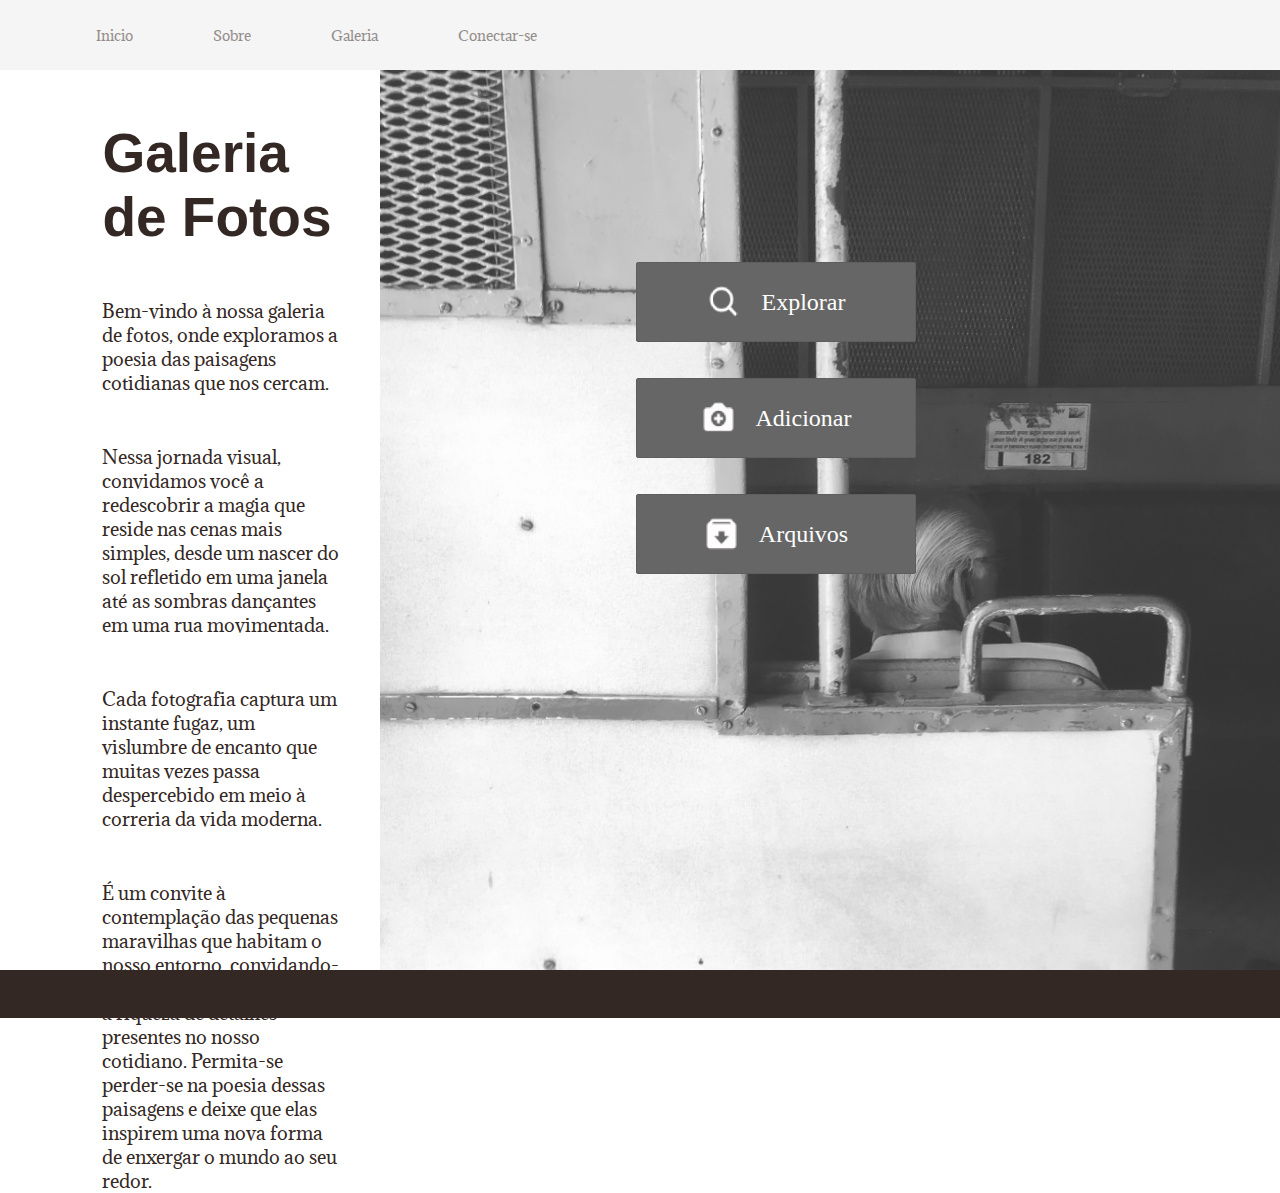
<file: index.html>
<!DOCTYPE html>
<html lang="pt-br">

<head>
    <meta charset="UTF-8">
    <meta name="viewport" content="width=device-width, initial-scale=1.0">
    <meta name="author" content="Beatriz Rabelo">
    <meta name="description" content="Site de Galeria de Fotos para consolidar meus conhecimentos com HTML e CSS.">
    <title>Galeria de Fotos</title>
    <link rel="stylesheet" href="css/style.css">
</head>

<body>
    <!-- cabeçalho -->
    <header class="cabecalho">
        <nav class="cabecalho__menu">
            <a class="cabecalho__menu__link" href="/index.html">Inicio</a>
            <a class="cabecalho__menu__link" href="/page/sobre.html">Sobre</a>
            <a class="cabecalho__menu__link" href="/page/conectar.html">Galeria</a>
            <a class="cabecalho__menu__link" href="/page/conectar.html">Conectar-se</a>
        </nav>
    </header>

    <main class="apresentacao">

        <section class="apresentacao__conteudo">
            <h1 class="apresentacao__conteudo__titulo"> Galeria de Fotos </h1>
            <p class="apresentacao__conteudo__texto">Bem-vindo à nossa galeria de fotos, onde exploramos a poesia
                das paisagens cotidianas que nos cercam.</p>

            <p class="apresentacao__conteudo__texto">Nessa jornada visual, convidamos você a redescobrir a magia que
                reside nas cenas mais simples, desde um
                nascer do sol refletido em uma janela até as sombras dançantes em uma rua movimentada. </p>

            <p class="apresentacao__conteudo__texto">Cada fotografia captura um instante fugaz, um vislumbre de
                encanto que muitas vezes passa despercebido em
                meio à correria da vida moderna. </p>

            <p class="apresentacao__conteudo__texto">É um convite à contemplação das pequenas maravilhas que habitam
                o nosso entorno, convidando-nos a desacelerar e apreciar a riqueza de detalhes presentes no nosso
                cotidiano. Permita-se perder-se na poesia dessas paisagens e deixe que elas inspirem uma nova forma
                de
                enxergar o mundo ao seu redor.</p>
        </section>

        <section class="apresentacao__imagem">

            <img class="apresentacao__imagem__background" src="image/Imagem-Background.png" alt="imagem-background">

            <div class="apresentacao__imagem__botoes">

                <button class="apresentacao__botoes__1">
                    <img src="image/icon-1-explorar.png">Explorar
                </button>

                <button class="apresentacao__botoes__2">
                    <img src="image/icon-2-adicionar.png"> Adicionar
                </button>

                <button class="apresentacao__botoes__3">
                    <img src="image/icon-3-arquivos.png"> Arquivos
                </button>

            </div>

        </section>

    </main>

    <!-- rodapé -->
    <footer class="rodape"></footer>

</body>
</file>
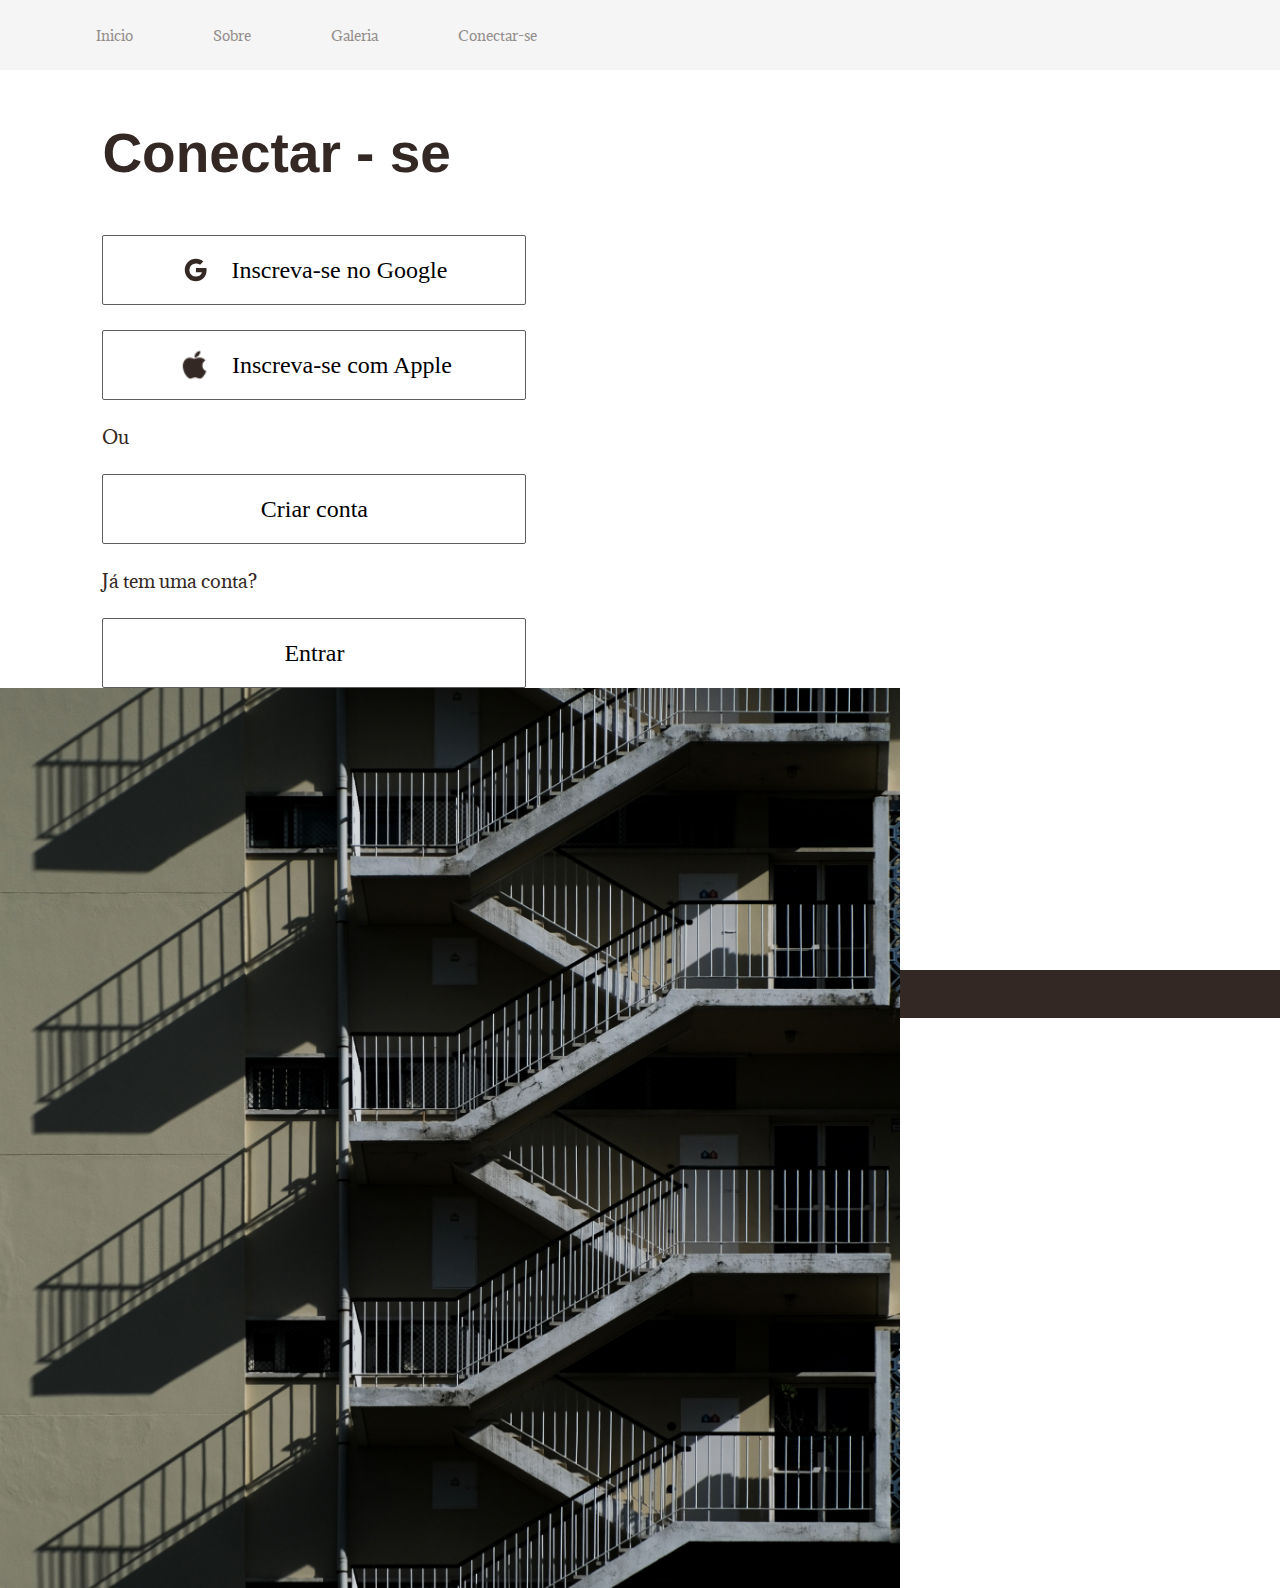
<file: page/conectar.html>
<!DOCTYPE html>
<html lang="pt-br">

<head>
    <meta charset="UTF-8">
    <meta name="viewport" content="width=device-width, initial-scale=1.0">
    <meta name="author" content="Beatriz Rabelo">
    <meta name="description" content="Site de Galeria de Fotos para consolidar meus conhecimentos com HTML e CSS.">
    <title>Galeria de Fotos</title>
    <link rel="stylesheet" href="../css/style.css">
</head>

<body>
    <!-- cabeçalho -->
    <header class="cabecalho">
        <nav class="cabecalho__menu">
            <a class="cabecalho__menu__link" href="../index.html">Inicio</a>
            <a class="cabecalho__menu__link" href="/page/sobre.html">Sobre</a>
            <a class="cabecalho__menu__link" href="/page/galeria.html">Galeria</a>
            <a class="cabecalho__menu__link" href="/page/conectar.html">Conectar-se</a>
        </nav>
    </header>

    <main class="apresentacao">

        <section class="apresentacao__conteudo">

            <h1 class="apresentacao__conteudo__titulo"> Conectar - se </h1>

            <div class="apresentacao__botoes__galeria">

                <button class="apresentacao__botoes__galeria__1">
                    <img src="/image/google-logo-24.png"> Inscreva-se no Google
                </button>

                <button class="apresentacao__botoes__galeria__2">
                    <img src="/image/apple-logo-24.png"> Inscreva-se com Apple
                </button>

                <p class="apresentacao__conteudo__texto">Ou</p>

                <button class="apresentacao__botoes__galeria__3">
                    Criar conta
                </button>

                <p class="apresentacao__conteudo__texto">Já tem uma conta?</p>

                <button class="apresentacao__botoes__galeria__4">
                    Entrar
                </button>

            </div>

        </section>

        <section class="apresentacao__imagem">
            <img class="apresentacao__imagem__background" src="/image/imagem-1.jpg" alt="imagem-background">
        </section>
    </main>

    <!-- rodapé -->
    <footer class="rodape"></footer>

</body>
</file>
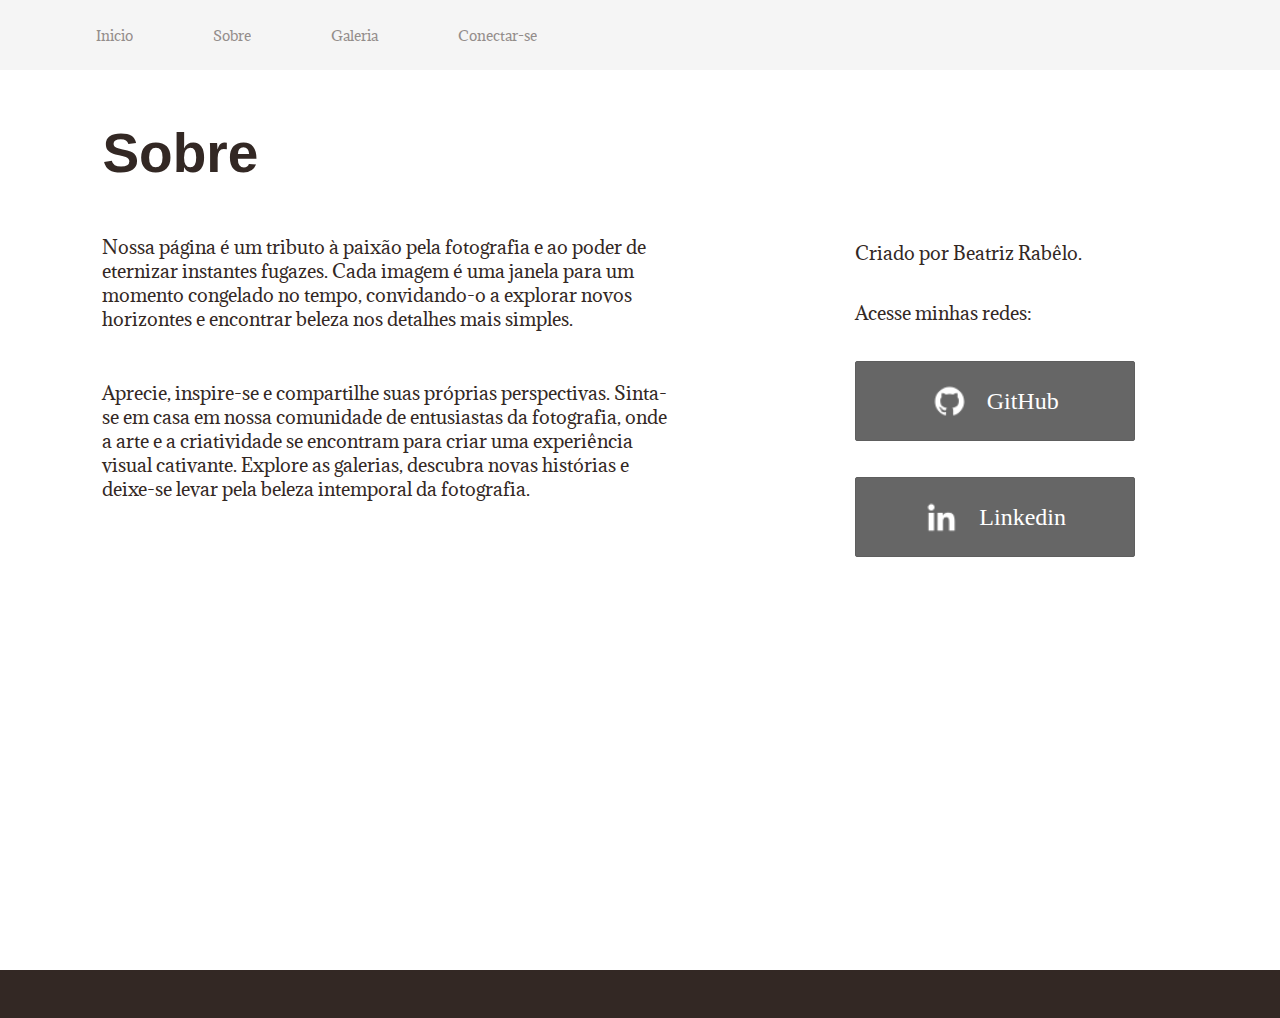
<file: page/sobre.html>
<!DOCTYPE html>
<html lang="pt-br">

<head>
    <meta charset="UTF-8">
    <meta name="viewport" content="width=device-width, initial-scale=1.0">
    <meta name="author" content="Beatriz Rabelo">
    <meta name="description" content="Site de Galeria de Fotos para consolidar meus conhecimentos com HTML e CSS.">
    <title>Galeria de Fotos</title>
    <link rel="stylesheet" href="../css/style.css">
</head>

<body>
    <!-- cabeçalho -->
    <header class="cabecalho">
        <nav class="cabecalho__menu">
            <a class="cabecalho__menu__link" href="../index.html">Inicio</a>
            <a class="cabecalho__menu__link" href="/page/sobre.html">Sobre</a>
            <a class="cabecalho__menu__link" href="/page/galeria.html">Galeria</a>
            <a class="cabecalho__menu__link" href="/page/conectar.html">Conectar-se</a>
        </nav>
    </header>

    <main class="apresentacao">
        <section class="apresentacao__conteudo">
            <h1 class="apresentacao__conteudo__titulo"> Sobre </h1>

            <p class="apresentacao__conteudo__texto">
                Nossa página é um tributo à paixão pela fotografia e ao poder de eternizar instantes fugazes. Cada
                imagem é uma janela para um momento congelado no tempo, convidando-o a explorar novos horizontes e
                encontrar beleza nos detalhes mais simples.
            </p>

            <p class="apresentacao__conteudo__texto">
                Aprecie, inspire-se e compartilhe suas próprias perspectivas. Sinta-se em casa em nossa comunidade
                de
                entusiastas da fotografia, onde a arte e a criatividade se encontram para criar uma experiência
                visual
                cativante. Explore as galerias, descubra novas histórias e deixe-se levar pela beleza intemporal da
                fotografia.
            </p>
        </section>

        <section class="apresentacao__sobre">

            <div class="apresentacao__sobre__conteudo">

                <p class="apresentacao__conteudo__texto">Criado por Beatriz Rabêlo.</p>

                <p class="apresentacao__conteudo__texto">Acesse minhas redes:</p>

                <button class="apresentacao__botoes__1" href="https://www.linkedin.com/in/beatriz-rabel0/">
                    <img src="/image/github-logo-24.png"> GitHub
                </button>

                <button class="apresentacao__botoes__2" href="https://github.com/beatrizrabelo">
                    <img src="/image/linkedin-logo-24.png"> Linkedin
                </button>

            </div>

        </section>
    </main>

    <!-- rodapé -->
    <footer class="rodape"></footer>
</body>
</file>
<file: css/style.css>
@import url('https://fonts.googleapis.com/css2?family=Adamina&family=Homemade+Apple&display=swap');

:root {
    --cor-primaria: #332824;
    --cor-secundaria: #FFFFFF;
    --cor-terciaria: #F5F5F5;
    --cor-botao: #666666;
    --cor-borda-botao: #5E5E5E;
    --cor-hover: #7B5656;

    --fonte-primaria: 'Homemade Apple', sans-serif;
    --fonte-secundaria: 'Adamina', sans-serif;
}

* {
    margin: 0;
    padding: 0;
}

.cabecalho {
    padding: 2% 0% 2% 7.5%;
    background-color: var(--cor-terciaria);
}

.cabecalho__menu {
    display: flex;
    gap: 80px;
}


.cabecalho__menu__link {
    text-decoration: none;
    color: var(--cor-primaria);
    font-size: 14px;
    font-family: var(--fonte-secundaria);
    opacity: 0.5;
}

.cabecalho__menu__link:hover {
    opacity: 1;
}


body {
    height: 100vh;
    box-sizing: border-box;
    background-color: var(--cor-secundaria);
    color: var(--cor-primaria);
}

.apresentacao {
    display: flex;
    flex-direction: row;
    justify-content: space-between;
    align-items: flex-start;
    flex-wrap: wrap;
    height: 100vh;
}

.apresentacao__conteudo {
    padding-top: 4%;
    padding-left: 8%;
    padding-right: 3%;
    max-width: 50%;
    display: flex;
    flex: 1;
    flex-direction: column;
    flex-wrap: wrap;
    gap: 50px;
}

/* Inicio Apresentacao > Galeria */

.apresentacao__galeria {
    display: flex;
    flex-direction: column;
    padding-top: 4%;
    padding-left: 8%;
    padding-right: 3%;
}

.apresentacao__conteudo__galeria {
    padding-top: 2%;
    padding-left: 6%;
    padding-right: 3%;

    display: flex;
    flex-direction: row;
    justify-content: flex-start;
    align-items: flex-start;
    flex-wrap: nowrap;
    gap: 2%;

    max-height: 100vh;
    max-width: 33%;
}

/* Fim Apresentacao > Galeria */


.apresentacao__conteudo__titulo {
    font-size: 55px;
    font-family: var(--fonte-primaria);
}

.apresentacao__conteudo__texto {
    font-size: 18px;
    font-family: var(--fonte-secundaria);
}

/* Inicio Apresentacao > Index */

.apresentacao__imagem {
    flex: 1;
    max-width: 100%;
    display: flex;
    align-items: flex-start;
}

.apresentacao__imagem__background {
    max-height: 100vh;
    width: 100vh;
}

.apresentacao__imagem__botoes {
    position: absolute;
    margin: 15% 20%;

    display: flex;
    flex-direction: column;
    justify-content: center;
    flex-wrap: wrap;
    gap: 36px;
}

/* Fim Apresentacao > Index */


/*Inicio Botoes Conectar*/
.apresentacao__botoes__galeria {
    display: flex;
    flex-direction: column;
    flex-wrap: wrap;
    gap: 25px;
}

.apresentacao__botoes__galeria__1,
.apresentacao__botoes__galeria__2,
.apresentacao__botoes__galeria__3,
.apresentacao__botoes__galeria__4 {
    display: flex;
    justify-content: center;
    align-items: center;
    gap: 20px;

    font-size: 24px;
    font-family: var(--cor-secundaria);


    color: #000000;
    background-color: transparent;


    width: 424px;
    height: 70px;
    border: 1px solid var(--cor-borda-botao);
    border-radius: 2px;

    padding: 21.5px 0;
}

.apresentacao__botoe__galeria__1 img,
.apresentacao__botoes__galeria__2 img {
    height: 35px;
    width: 35px;
}

.apresentacao__botoes__galeria__1:hover,
.apresentacao__botoes__galeria__2:hover,
.apresentacao__botoes__galeria__3:hover,
.apresentacao__botoes__galeria__4:hover {
    background-color: var(--cor-hover);
}

/*Fim Botoes Conectar*/

.apresentacao__botoes__1,
.apresentacao__botoes__2,
.apresentacao__botoes__3 {
    display: flex;
    justify-content: center;
    align-items: center;
    gap: 20px;

    font-size: 24px;
    font-family: var(--cor-secundaria);

    color: var(--cor-secundaria);
    background-color: var(--cor-botao);

    width: 280px;
    border: 1px solid var(--cor-borda-botao);
    border-radius: 2px;

    padding: 21.5px 0;
}

.apresentacao__botoes__1 img,
.apresentacao__botoes__2 img,
.apresentacao__botoes__3 img {
    height: 35px;
    width: 35px;
}

.apresentacao__botoes__1:hover,
.apresentacao__botoes__2:hover,
.apresentacao__botoes__3:hover {
    background-color: var(--cor-hover);
}

/* Inicio Apresentacao > Sobre */

.apresentacao__sobre {
    flex: 1;
    max-width: 50%;
    display: flex;
    justify-content: center;
    align-items: flex-start;
}

.apresentacao__sobre__conteudo {
    margin: 30% 25%;

    display: flex;
    flex-direction: column;
    justify-content: center;
    flex-wrap: wrap;
    gap: 36px;
}

/* Fim Apresentacao > Sobre */

/* Inicio Apresentacao > Galeria */

/* Coluna 1 */

.apresentacao__coluna__1 {
    max-width: 100vh;
    max-height: 100vh;
}

.apresentacao__coluna__1__imagem__1 {
    width: 408px;
    height: 448px;
}

.apresentacao__coluna__1__imagem__2 {
    width: 408px;
    height: 228px;
}

/* Coluna 2 */

.apresentacao__coluna__2 {
    max-width: 100vh;
    max-height: 100vh;
}

.apresentacao__coluna__2__imagem__1 {
    width: 430px;
    height: 228px;
}

.apresentacao__coluna__2__imagem__2 {
    width: 430px;
    height: 448px;
}

/* Coluna 3 */

.apresentacao__coluna__3 {
    max-width: 100vh;
    max-height: 100vh;
}

.apresentacao__coluna__3__imagem__1 {
    width: 434px;
    height: 680px;
}

/* Fim Apresentacao > Galeria */


.rodape {
    padding: 24px;
    background-color: var(--cor-primaria);
}
</file>
